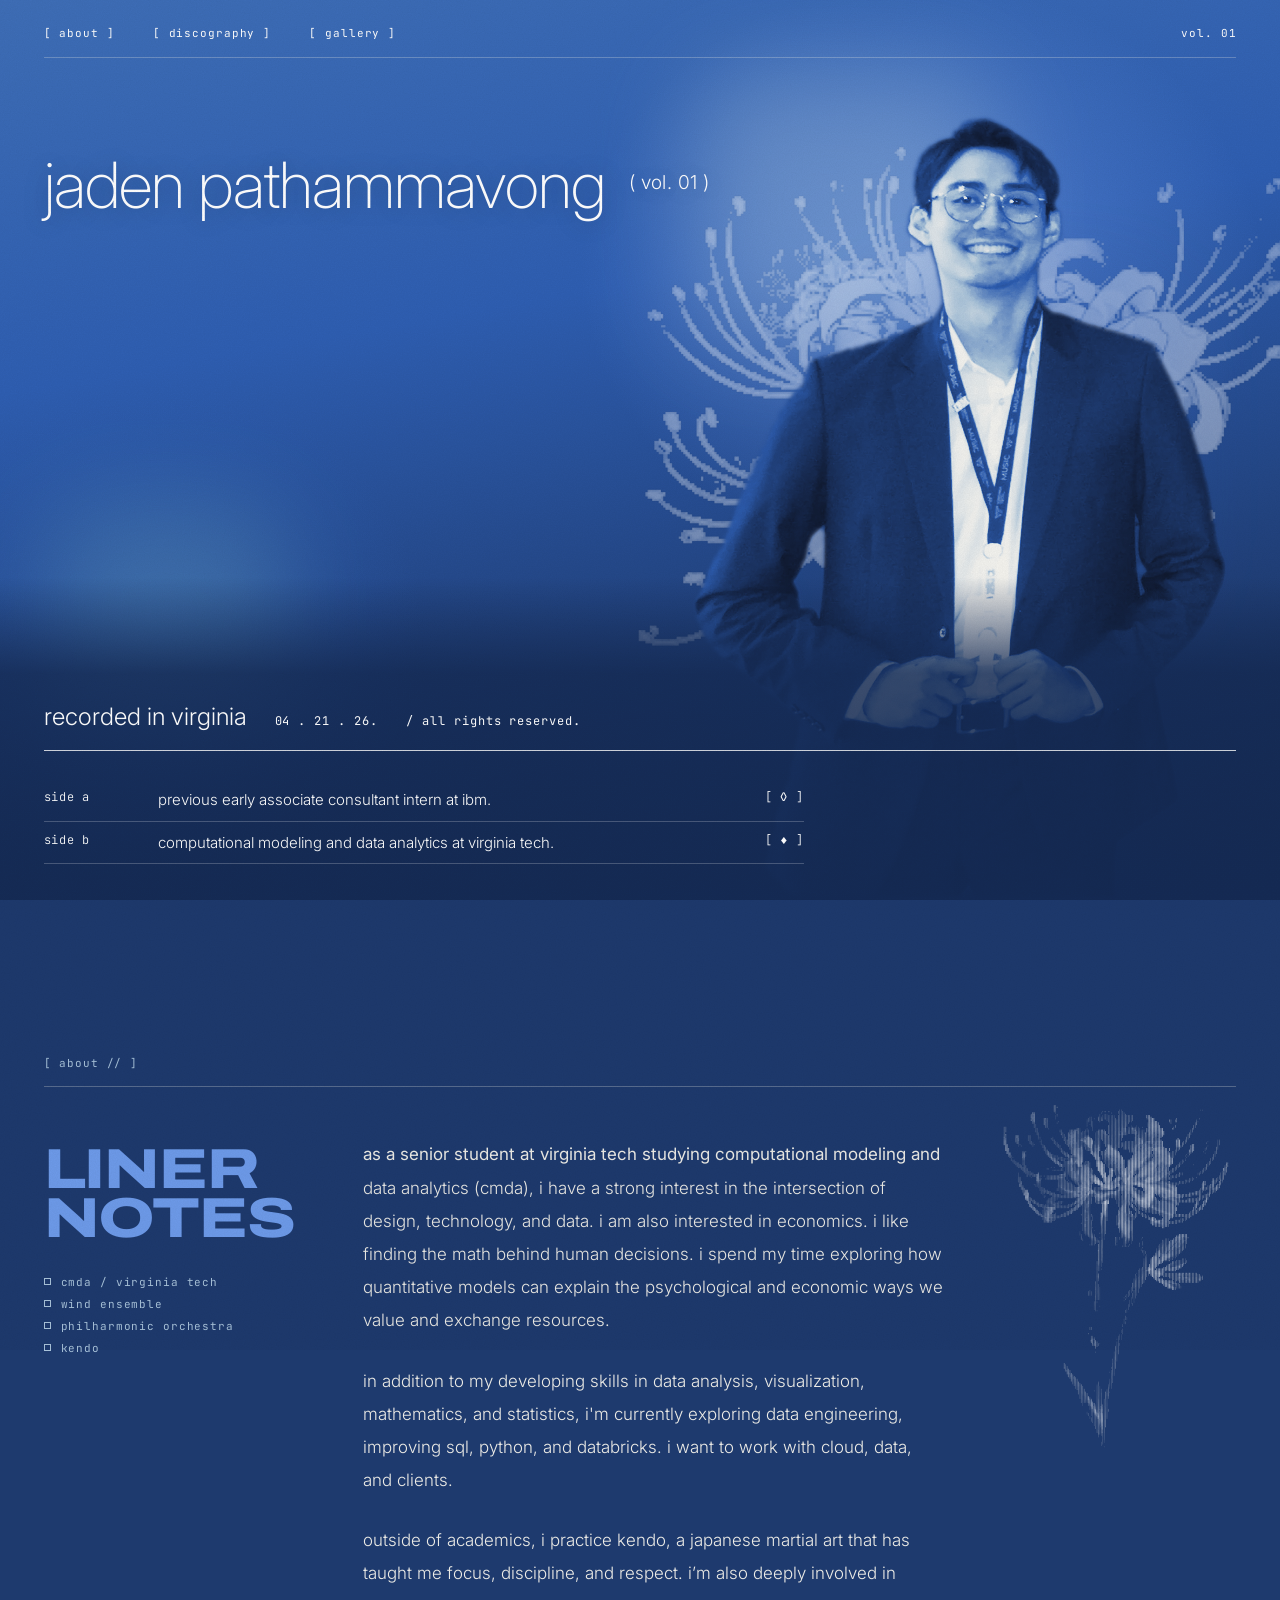
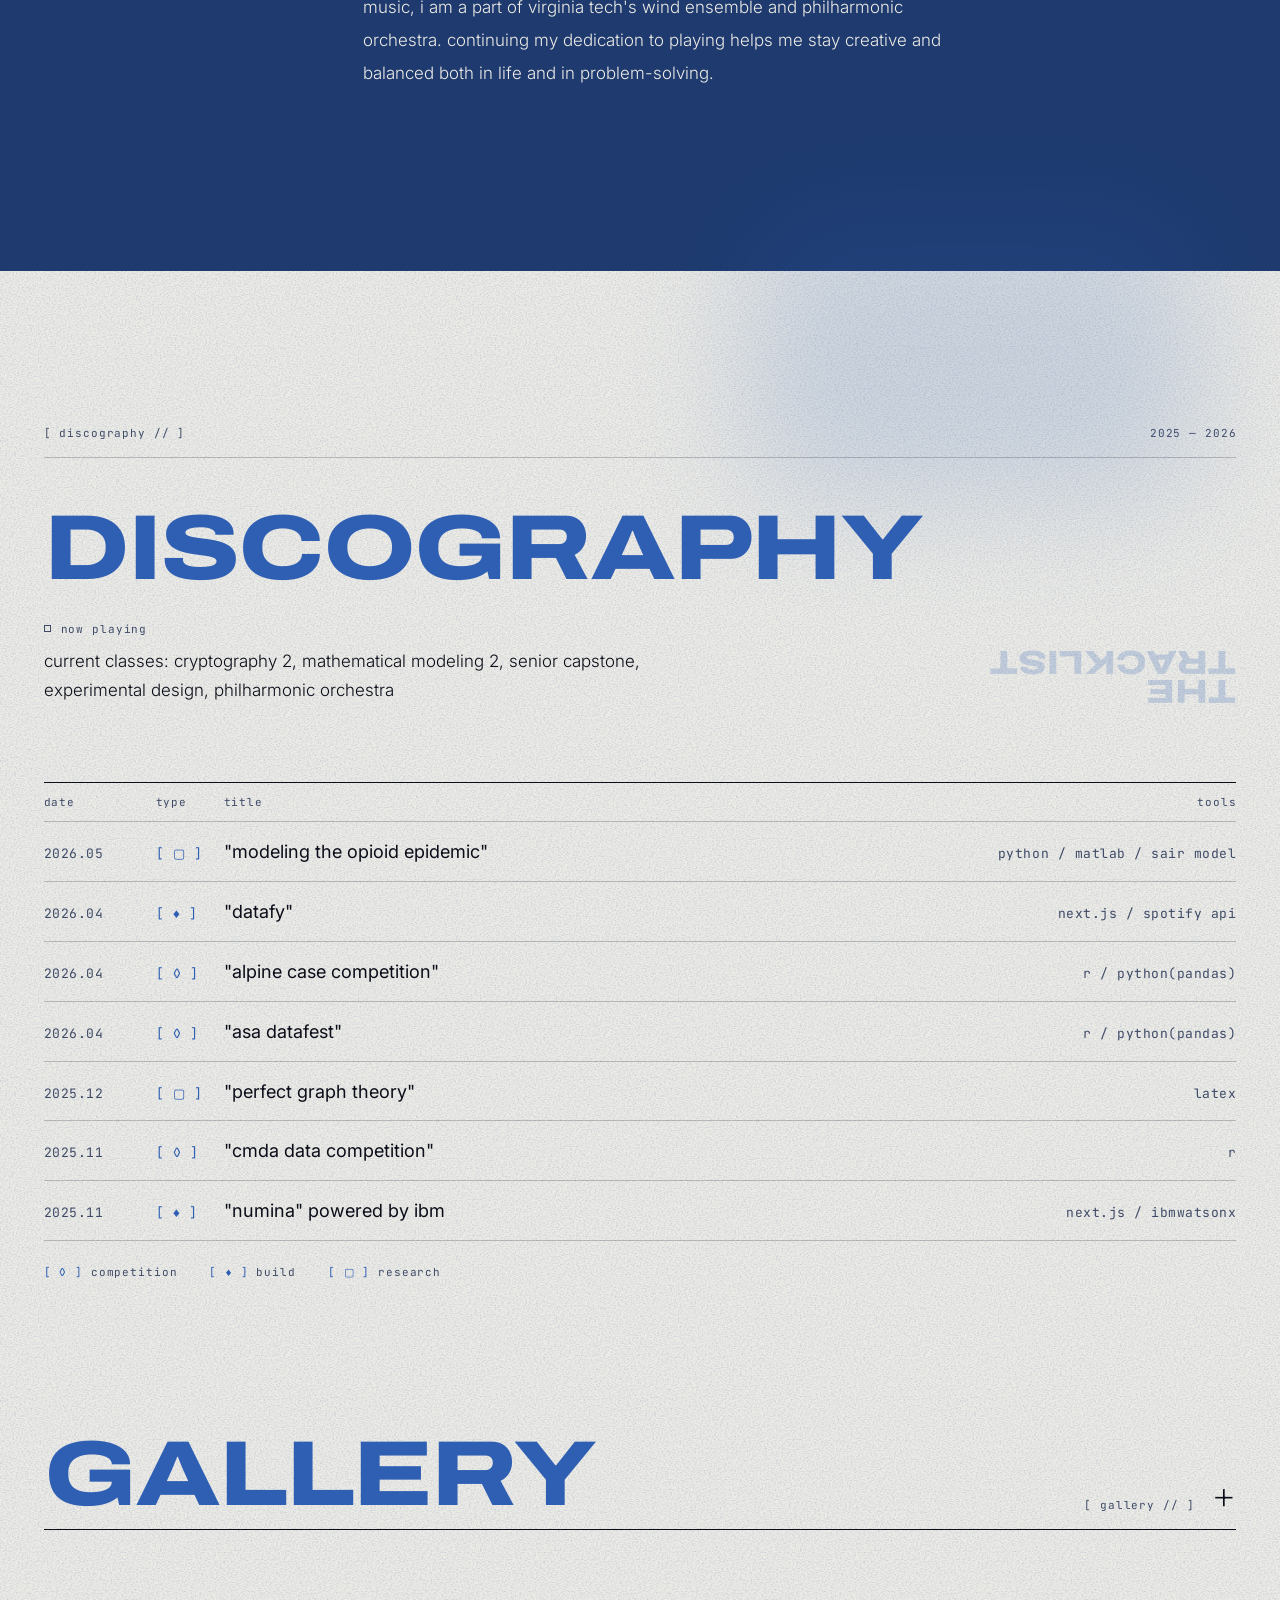
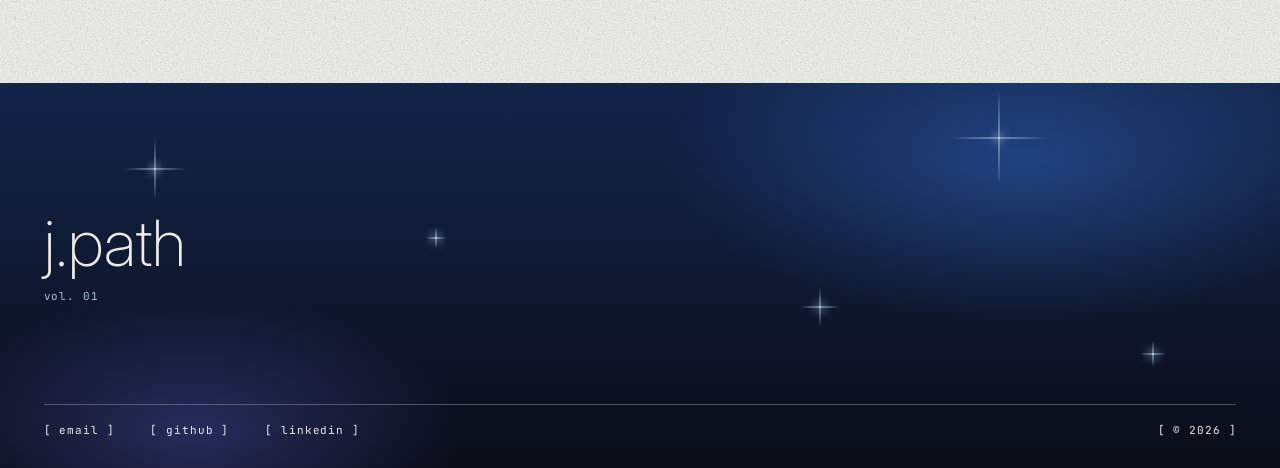
<file: index.html>
<!DOCTYPE html>
<html lang="en">
<head>
  <meta charset="UTF-8" />
  <meta name="viewport" content="width=device-width, initial-scale=1.0" />
  <title>j.path</title>
  <meta name="description" content="jaden pathammavong — computational modeling and data analytics at virginia tech. data, cloud and consulting." />
  <meta name="theme-color" content="#1E3A6E" />

  <link rel="preconnect" href="https://fonts.googleapis.com" />
  <link rel="preconnect" href="https://fonts.gstatic.com" crossorigin />
  <link href="https://fonts.googleapis.com/css2?family=Archivo:wdth,wght@62..125,100..900&family=Inter:wght@200..500&family=JetBrains+Mono:wght@400..500&display=swap" rel="stylesheet" />
  <link href="https://fonts.googleapis.com/css2?family=Noto+Serif+JP:wght@700&text=%E5%89%A3%E9%81%93&display=swap" rel="stylesheet" />
  <link rel="stylesheet" href="style.css" />
</head>
<body>

  <!-- duotone for the hero figure: ink → prussian → cobalt → haze → paper -->
  <svg width="0" height="0" style="position:absolute" aria-hidden="true" focusable="false">
    <filter id="duo-hero" color-interpolation-filters="sRGB">
      <feColorMatrix type="matrix" values=".30 .55 .15 0 0  .30 .55 .15 0 0  .30 .55 .15 0 0  0 0 0 1 0" />
      <feComponentTransfer>
        <feFuncR type="table" tableValues=".043 .118 .184 .663 .961" />
        <feFuncG type="table" tableValues=".051 .227 .373 .765 .957" />
        <feFuncB type="table" tableValues=".094 .431 .702 .855 .941" />
      </feComponentTransfer>
    </filter>
  </svg>

  <main id="root">

    <!-- ============================ HERO / COVER ============================ -->
    <header class="hero">
      <nav class="nav mono" aria-label="primary">
        <div class="links">
          <a href="#about" class="strike">[ about ]</a>
          <a href="#work" class="strike">[ discography ]</a>
          <a href="#gal" class="strike">[ gallery ]</a>
        </div>
        <div>vol. 01</div>
      </nav>

      <div class="stage">
        <div class="blocks" aria-hidden="true"><i></i><i></i><i></i></div>
        <img class="lily" src="photos/lily-outline.png" alt="" />
        <img class="fig" src="photos/ibm-cutout.webp" alt="headshot" />
      </div>

      <div class="top">
        <h1>jaden pathammavong <span class="vol">( vol. 01 )</span></h1>
      </div>

      <div class="lower">
        <div class="rule">
          <span>recorded in virginia</span>
          <span class="mono">04 . 21 . 26.</span>
          <span class="mono">/ all rights reserved.</span>
        </div>
        <div class="credits">
          <div class="row"><span class="k">side a</span><span>previous early associate consultant intern at ibm.</span><span class="s">[ ◊ ]</span></div>
          <div class="row"><span class="k">side b</span><span>Computational modeling and data analytics at virginia tech.</span><span class="s">[ ♦ ]</span></div>
        </div>
      </div>
    </header>

    <!-- ============================ ABOUT / LINER NOTES ===================== -->
    <section id="about" class="section about">
      <div class="label mono">
        <span>[ about // ]</span>
      </div>

      <div class="grid">
        <div class="side">
          <h2 class="title">Liner<br />Notes</h2>
          <p class="mono" style="margin-top:28px">
            <span class="sq"></span>cmda / virginia tech<br />
            <span class="sq"></span>wind ensemble<br />
            <span class="sq"></span>philharmonic orchestra<br />
            <span class="sq"></span>kendo
          </p>
        </div>

        <div class="notes">
          <p>
            As a senior student at Virginia Tech studying Computational Modeling and Data Analytics (CMDA), I have a strong interest in the intersection of design, technology, and data. I am also interested in economics. I like finding the math behind human decisions. I spend my time exploring how quantitative models can explain the psychological and economic ways we value and exchange resources.
          </p>
          <p>
            In addition to my developing skills in data analysis, visualization, mathematics, and statistics, I'm currently exploring data engineering, improving sql, python, and databricks. I want to work with cloud, data, and clients.
          </p>
          <p>
            Outside of academics, I practice Kendo, a Japanese martial art that has taught me focus, discipline, and respect. I’m also deeply involved in music, I am a part of Virginia Tech's wind ensemble and philharmonic orchestra. Continuing my dedication to playing helps me stay creative and balanced both in life and in problem-solving.
          </p>
        </div>

        <img class="lily-dots" src="photos/lily-dots.png" alt="" loading="lazy" />
      </div>
    </section>

    <!-- ============================ DISCOGRAPHY / TOUR LIST ================= -->
    <section id="work" class="section work">
      <div class="label mono">
        <span>[ discography // ]</span>
        <span>2025 — 2026</span>
      </div>

      <div class="intro">
        <div>
          <h2 class="title">Disco&shy;graphy</h2>
          <p class="now" style="margin-top:32px">
            <span class="mono"><span class="sq"></span>now playing</span>
            Current Classes: Cryptography 2, Mathematical Modeling 2, Senior Capstone, Experimental Design, Philharmonic orchestra
          </p>
        </div>
        <span class="mirror" aria-hidden="true">the<br />tracklist</span>
      </div>

      <div class="tour">
        <div class="head mono" aria-hidden="true"><span>date</span><span>type</span><span>title</span><span style="text-align:right">tools</span></div>

        <a href="#">
          <span class="date">2026.05</span><span class="type" title="research">[ ▢ ]</span>
          <span class="name">"Modeling the Opioid Epidemic"</span>
          <span class="tools">Python / MATLAB / SAIR Model</span>
        </a>
        <a href="#">
          <span class="date">2026.04</span><span class="type" title="build">[ ♦ ]</span>
          <span class="name">"Datafy"</span>
          <span class="tools">next.js / spotify API</span>
        </a>
        <a href="#">
          <span class="date">2026.04</span><span class="type" title="competition">[ ◊ ]</span>
          <span class="name">"Alpine case competition"</span>
          <span class="tools">R / python(pandas)</span>
        </a>
        <a href="#">
          <span class="date">2026.04</span><span class="type" title="competition">[ ◊ ]</span>
          <span class="name">"ASA Datafest"</span>
          <span class="tools">R / python(pandas)</span>
        </a>
        <a href="#">
          <span class="date">2025.12</span><span class="type" title="research">[ ▢ ]</span>
          <span class="name">"Perfect Graph Theory"</span>
          <span class="tools">latex</span>
        </a>
        <a href="#">
          <span class="date">2025.11</span><span class="type" title="competition">[ ◊ ]</span>
          <span class="name">"CMDA data competition"</span>
          <span class="tools">R</span>
        </a>
        <a href="#">
          <span class="date">2025.11</span><span class="type" title="build">[ ♦ ]</span>
          <span class="name">"Numina" powered by ibm</span>
          <span class="tools">next.js / ibmwatsonx</span>
        </a>
      </div>

      <div class="legend mono">
        <span><b>[ ◊ ]</b> competition</span>
        <span><b>[ ♦ ]</b> build</span>
        <span><b>[ ▢ ]</b> research</span>
      </div>
    </section>

    <!-- ============================ GALLERY ================================= -->
    <section id="gal" class="section gallery">
      <details>
        <summary>
          <h2 class="title">Gallery</h2>
          <span class="meta"><span class="mono">[ gallery // ]</span><span class="plus" aria-hidden="true">+</span></span>
        </summary>

        <div class="photos">
          <div class="kendo-v" lang="ja">剣道<small>kendo</small></div>
          <figure class="ph k1"><img src="photos/ken1.jpg" alt="Ken 1" loading="lazy" decoding="async" /></figure>
          <figure class="ph k2"><img src="photos/ken2.jpg" alt="Ken 2" loading="lazy" decoding="async" /></figure>
          <figure class="ph p3"><img src="photos/orc.jpg" alt="Orc" loading="lazy" decoding="async" /></figure>
          <figure class="ph p4"><img src="photos/picnic.jpg" alt="Picnic" loading="lazy" decoding="async" /></figure>
          <figure class="ph p5"><img src="photos/nm.jpg" alt="Nm" loading="lazy" decoding="async" /></figure>
        </div>
      </details>
    </section>

    <!-- ============================ FOOTER ================================== -->
    <footer class="footer">
      <span class="spark" style="left:12%;top:22%;--s:70px"></span>
      <span class="spark" style="left:78%;top:14%;--s:110px;animation-delay:-2s"></span>
      <span class="spark" style="left:64%;top:58%;--s:46px;animation-delay:-4s"></span>
      <span class="spark" style="left:90%;top:70%;--s:30px;animation-delay:-1s"></span>
      <span class="spark" style="left:34%;top:40%;--s:24px;animation-delay:-3s"></span>

      <p class="sign" aria-hidden="true">j.path<span class="mono">vol. 01</span></p>

      <div class="bar mono">
        <div class="links">
          <a href="mailto:japath59@vt.edu" class="strike">[ email ]</a>
          <a href="https://github.com/japath59" target="_blank" rel="noopener noreferrer" class="strike">[ github ]</a>
          <a href="https://www.linkedin.com/in/jadenpathammavong" target="_blank" rel="noopener noreferrer" class="strike">[ linkedin ]</a>
        </div>
        <span>[ © 2026 ]</span>
      </div>
    </footer>

  </main>

</body>
</html>
</file>
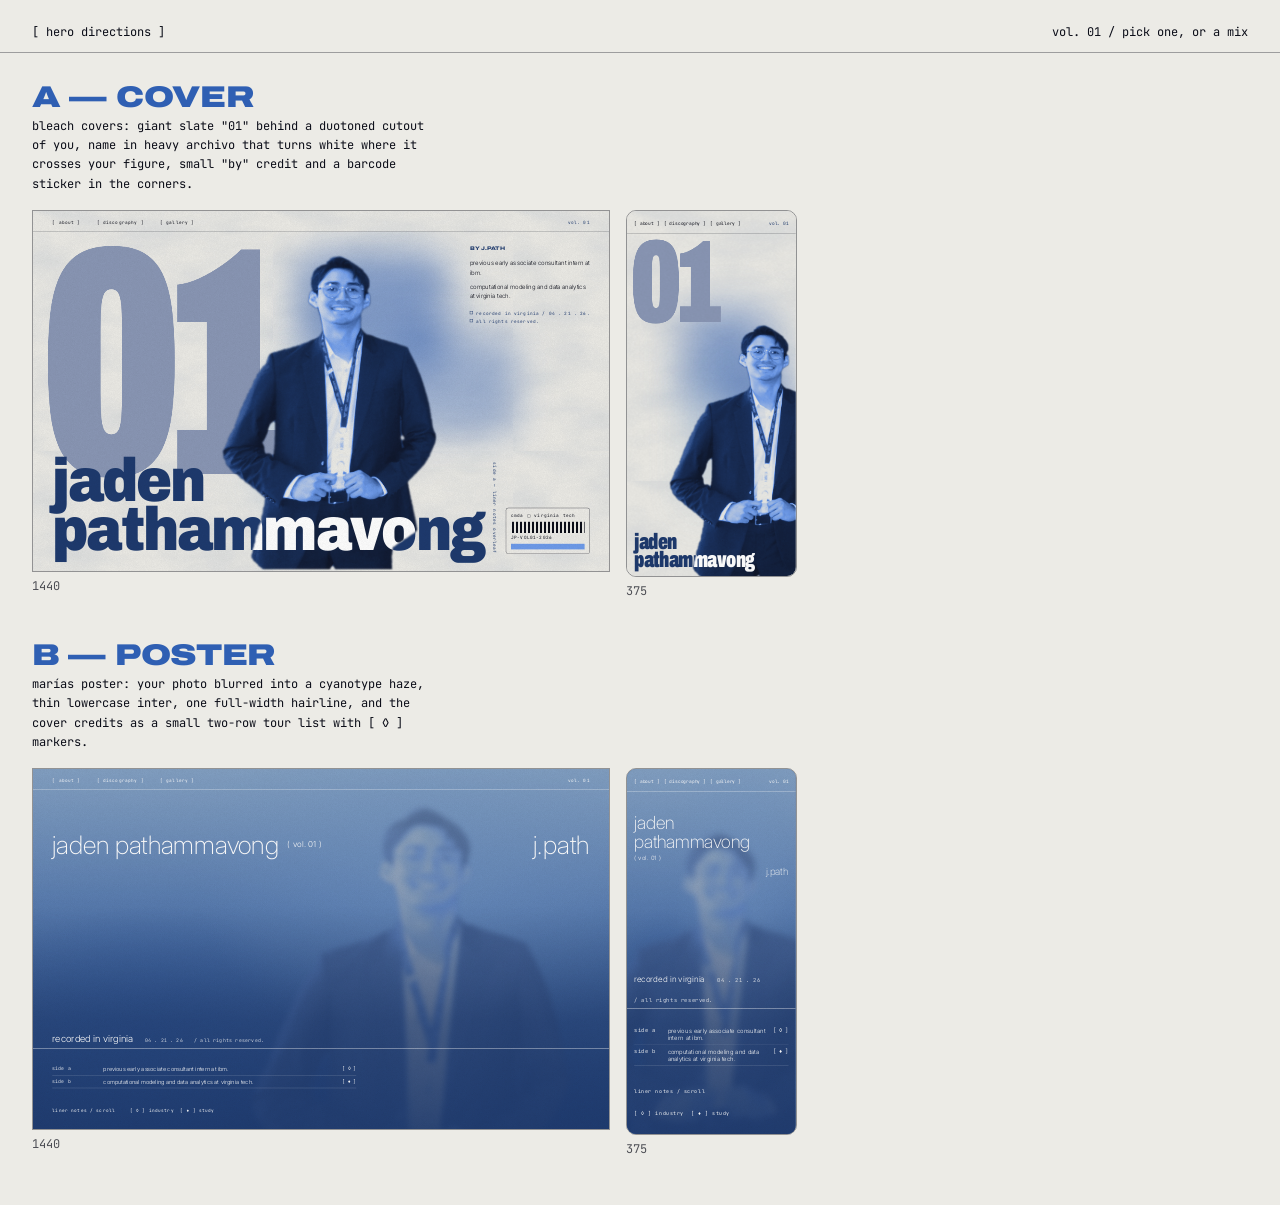
<file: design/directions.html>
<!DOCTYPE html>
<html lang="en">
<head>
<meta charset="UTF-8" />
<meta name="viewport" content="width=device-width, initial-scale=1.0" />
<title>Hero Directions</title>
<link href="https://fonts.googleapis.com/css2?family=Archivo:wdth,wght@62..125,100..900&family=JetBrains+Mono:wght@300..500&display=swap" rel="stylesheet" />
<style>
  :root { --paper:#ECEBE6; --ink:#0B0D18; --prussian:#1E3A6E; --cobalt:#2F5FB3; }
  body { margin:0; background:var(--paper); color:var(--ink); font-family:"JetBrains Mono",monospace; font-size:12px; }
  header { padding:24px 32px 12px; border-bottom:1px solid rgba(11,13,24,.35); display:flex; justify-content:space-between; }
  .grid { display:grid; grid-template-columns:repeat(auto-fit,minmax(780px,1fr)); gap:40px; padding:28px 32px 48px; }
  h2 { font-family:"Archivo"; font-weight:900; font-stretch:125%; font-size:30px; color:var(--cobalt); margin:0 0 4px; letter-spacing:-.01em; }
  p { margin:0 0 16px; line-height:1.6; max-width:56ch; }
  .frames { display:flex; gap:16px; align-items:flex-start; }
  .desk { width:calc(1440px * var(--s)); height:calc(900px * var(--s)); --s:.4; overflow:hidden; border:1px solid rgba(11,13,24,.4); flex:none; }
  .mob  { width:calc(375px * var(--s)); height:calc(812px * var(--s)); --s:.45; overflow:hidden; border:1px solid rgba(11,13,24,.4); border-radius:10px; flex:none; }
  iframe { border:0; transform:scale(var(--s)); transform-origin:0 0; }
  .desk iframe { width:1440px; height:900px; }
  .mob iframe { width:375px; height:812px; }
  .lbl { margin-top:6px; opacity:.7 }
</style>
</head>
<body>
<header><span>[ hero directions ]</span><span>vol. 01 / pick one, or a mix</span></header>
<div class="grid">
  <section>
    <h2>A — COVER</h2>
    <p>bleach covers: giant slate "01" behind a duotoned cutout of you, name in heavy archivo that turns white where it crosses your figure, small "by" credit and a barcode sticker in the corners.</p>
    <div class="frames">
      <div><div class="desk"><iframe src="hero-a.html" title="direction A desktop"></iframe></div><div class="lbl">1440</div></div>
      <div><div class="mob"><iframe src="hero-a.html" title="direction A mobile"></iframe></div><div class="lbl">375</div></div>
    </div>
  </section>
  <section>
    <h2>B — POSTER</h2>
    <p>marías poster: your photo blurred into a cyanotype haze, thin lowercase inter, one full-width hairline, and the cover credits as a small two-row tour list with [ ◊ ] markers.</p>
    <div class="frames">
      <div><div class="desk"><iframe src="hero-b.html" title="direction B desktop"></iframe></div><div class="lbl">1440</div></div>
      <div><div class="mob"><iframe src="hero-b.html" title="direction B mobile"></iframe></div><div class="lbl">375</div></div>
    </div>
  </section>
</div>
</body>
</html>
</file>
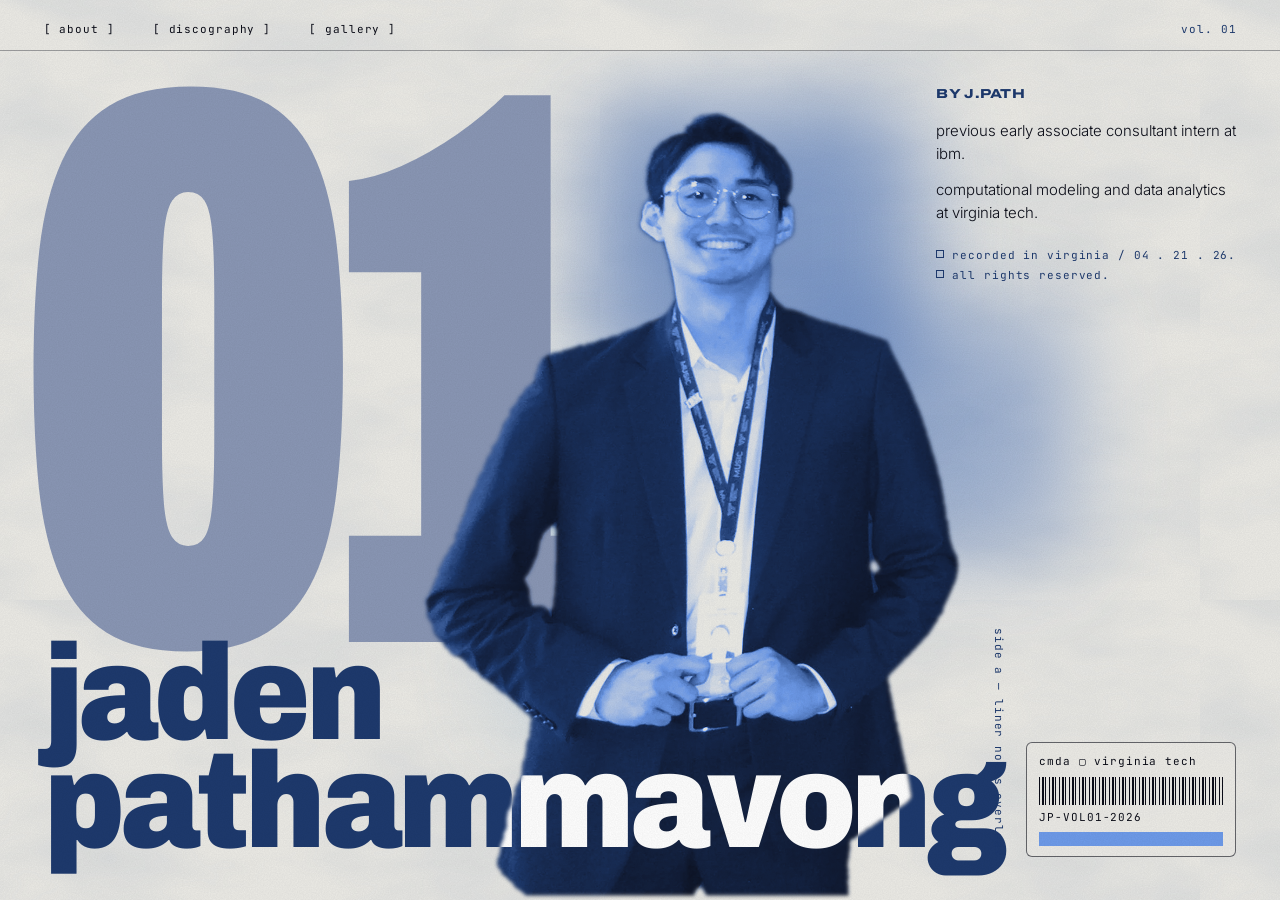
<file: design/hero-a.html>
<!DOCTYPE html>
<html lang="en">
<head>
<meta charset="UTF-8" />
<meta name="viewport" content="width=device-width, initial-scale=1.0" />
<title>hero A — volume cover</title>
<link rel="preconnect" href="https://fonts.googleapis.com" />
<link rel="preconnect" href="https://fonts.gstatic.com" crossorigin />
<link href="https://fonts.googleapis.com/css2?family=Archivo:wdth,wght@62..125,100..900&family=Inter:wght@200..500&family=JetBrains+Mono:wght@300..500&display=swap" rel="stylesheet" />
<link rel="stylesheet" href="base.css" />
<style>
  body { background: var(--paper); color: var(--ink); }
  .paper { background-color: var(--paper); background-image: var(--fibers); }
  .nav { color: var(--ink); border-bottom-color: rgba(11,13,24,.35); position: relative; z-index: 10; }
  .nav .vol { color: var(--prussian); }

  .cover {
    --fx: 31cqw;            /* figure left edge */
    --fh: 96cqh;            /* figure height   */
    position: relative; overflow: hidden;
    height: calc(100svh - 52px); min-height: 620px; max-height: 1000px;
    container-type: size;
  }
  .field {                  /* blurred cobalt blocks (style3) */
    position: absolute; inset: 0; z-index: 0; pointer-events: none;
  }
  .field i { position: absolute; display: block; background: var(--cobalt); filter: blur(46px); border-radius: 18%; opacity: .55; }
  .field i:nth-child(1) { left: 46cqw; top: 6cqh; width: 26cqw; height: 34cqh; }
  .field i:nth-child(2) { left: 62cqw; top: 30cqh; width: 22cqw; height: 30cqh; opacity: .4; }
  .field i:nth-child(3) { left: 40cqw; top: 40cqh; width: 10cqw; height: 40cqh; background: var(--haze); opacity: .7; }

  .num {
    position: absolute; z-index: 1; margin: 0;
    left: calc(var(--gutter) - .04em); top: 2cqh;
    font-family: var(--f-display); font-weight: 900; font-stretch: 62%;
    font-size: min(96cqh, 62cqw); line-height: .78; letter-spacing: -.04em;
    color: var(--slate); user-select: none; will-change: transform;
  }
  .name {
    position: absolute; inset: 0; margin: 0; z-index: 2; pointer-events: none;
  }
  .name span {
    position: absolute; left: var(--gutter); bottom: 5cqh;
    font-family: var(--f-display); font-weight: 900; font-stretch: 88%;
    font-size: min(10.6cqw, 22cqh); line-height: .8; letter-spacing: -.035em;
    color: var(--prussian);
  }
  .name.on-figure { z-index: 4; }
  .name.on-figure span { color: #fff; }
  .name.on-figure {
    -webkit-mask: url(../photos/ibm-cutout.webp) no-repeat;
    -webkit-mask-size: auto var(--fh); -webkit-mask-position: var(--fx) 100%;
            mask: url(../photos/ibm-cutout.webp) no-repeat;
            mask-size: auto var(--fh); mask-position: var(--fx) 100%;
  }
  .fig {
    position: absolute; z-index: 3; bottom: 0; left: var(--fx);
    height: var(--fh); width: auto; display: block;
  }

  .hero { position: relative; }
  .credits {
    position: absolute; z-index: 5; right: var(--gutter); top: 36px;
    width: min(300px, 30cqw); text-align: left;
  }
  .credits .by { font-family: var(--f-display); font-weight: 800; font-stretch: 125%; font-size: 13px; letter-spacing: .02em; color: var(--prussian); margin: 0 0 18px; }
  .credits p { margin: 0 0 12px; font-weight: 300; font-size: 15px; line-height: 1.55; text-transform: lowercase; color: var(--ink); }
  .credits .rec { margin-top: 22px; color: var(--prussian); line-height: 1.8; }
  .sq { display: inline-block; width: 8px; height: 8px; border: 1px solid currentColor; margin-right: 8px; vertical-align: 1px; }

  .sticker {
    position: absolute; z-index: 5; right: var(--gutter); bottom: 5cqh;
    width: 210px; padding: 10px 12px 10px; border: 1px solid rgba(11,13,24,.6); border-radius: 6px;
    background: rgba(236,235,230,.92); color: var(--ink); line-height: 1.5;
  }
  .sticker .bar { height: 28px; margin: 8px 0 4px;
    background: repeating-linear-gradient(90deg, var(--ink) 0 1px, transparent 1px 3px, var(--ink) 3px 5px, transparent 5px 6px, var(--ink) 6px 7px, transparent 7px 10px); }
  .sticker .tab { display: block; background: var(--cornflower); height: 14px; margin-top: 6px; }
  .vert {
    position: absolute; z-index: 5; right: calc(var(--gutter) + 230px); bottom: 5cqh;
    writing-mode: vertical-rl; color: var(--prussian);
  }

  @media (max-width: 760px) {
    .cover { --fx: 20cqw; --fh: 76cqh; height: calc(100svh - 44px); min-height: 640px; max-height: 860px; }
    .num { font-size: 70cqw; top: 1cqh; }
    .name span { font-size: 13.2cqw; font-stretch: 66%; bottom: 3cqh; line-height: .82; }
    .field i:nth-child(1) { left: 34cqw; top: 22cqh; width: 52cqw; height: 30cqh; }
    .field i:nth-child(2) { left: 58cqw; top: 40cqh; width: 40cqw; }
    .credits { position: relative; inset: auto; width: auto; }
    .sticker, .vert { display: none; }
    .nav { font-size: 10px; letter-spacing: .02em; }
    .nav .links { gap: 10px; }
    .credits-wrap { padding: 28px var(--gutter) 40px; border-top: 1px solid rgba(11,13,24,.35); }
  }
  
</style>
</head>
<body class="paper grain">
<svg width="0" height="0" style="position:absolute" aria-hidden="true">
  <filter id="duotone" color-interpolation-filters="sRGB">
    <feColorMatrix type="matrix" values=".30 .55 .15 0 0  .30 .55 .15 0 0  .30 .55 .15 0 0  0 0 0 1 0"/>
    <feComponentTransfer>
      <feFuncR type="table" tableValues=".043 .118 .431 .925"/>
      <feFuncG type="table" tableValues=".051 .227 .608 .922"/>
      <feFuncB type="table" tableValues=".094 .431 .918 .902"/>
    </feComponentTransfer>
  </filter>
</svg>

<nav class="nav mono">
  <div class="links">
    <a href="#about">[ about ]</a>
    <a href="#work">[ discography ]</a>
    <a href="#gal">[ gallery ]</a>
  </div>
  <div class="vol">vol. 01</div>
</nav>

<div class="hero">
<header class="cover">
  <div class="field" aria-hidden="true"><i></i><i></i><i></i></div>
  <p class="num" aria-hidden="true">01</p>
  <h1 class="name"><span>jaden<br />pathammavong</span></h1>
  <img class="fig duo" src="../photos/ibm-cutout.webp" alt="headshot" />
  <div class="name on-figure" aria-hidden="true"><span>jaden<br />pathammavong</span></div>

  <div class="vert mono" aria-hidden="true">side a — liner notes overleaf</div>
  <div class="sticker mono" aria-hidden="true">
    <div>cmda ▢ virginia tech</div>
    <div class="bar"></div>
    <div>JP-VOL01-2026</div>
    <span class="tab"></span>
  </div>
</header>
  <div class="credits-wrap">
    <div class="credits">
      <div class="by">BY J.PATH</div>
      <p>previous early associate consultant intern at ibm.</p>
      <p>Computational modeling and data analytics at virginia tech.</p>
      <div class="rec mono"><span class="sq"></span>recorded in virginia / 04 . 21 . 26.<br /><span class="sq"></span>all rights reserved.</div>
    </div>
  </div>

</div>

<script>
  (() => {
    if (matchMedia('(prefers-reduced-motion: reduce)').matches) return;
    const n = document.querySelector('.num');
    addEventListener('scroll', () => { n.style.transform = `translateY(${scrollY * 0.18}px)`; }, { passive: true });
  })();
</script>
</body>
</html>
</file>
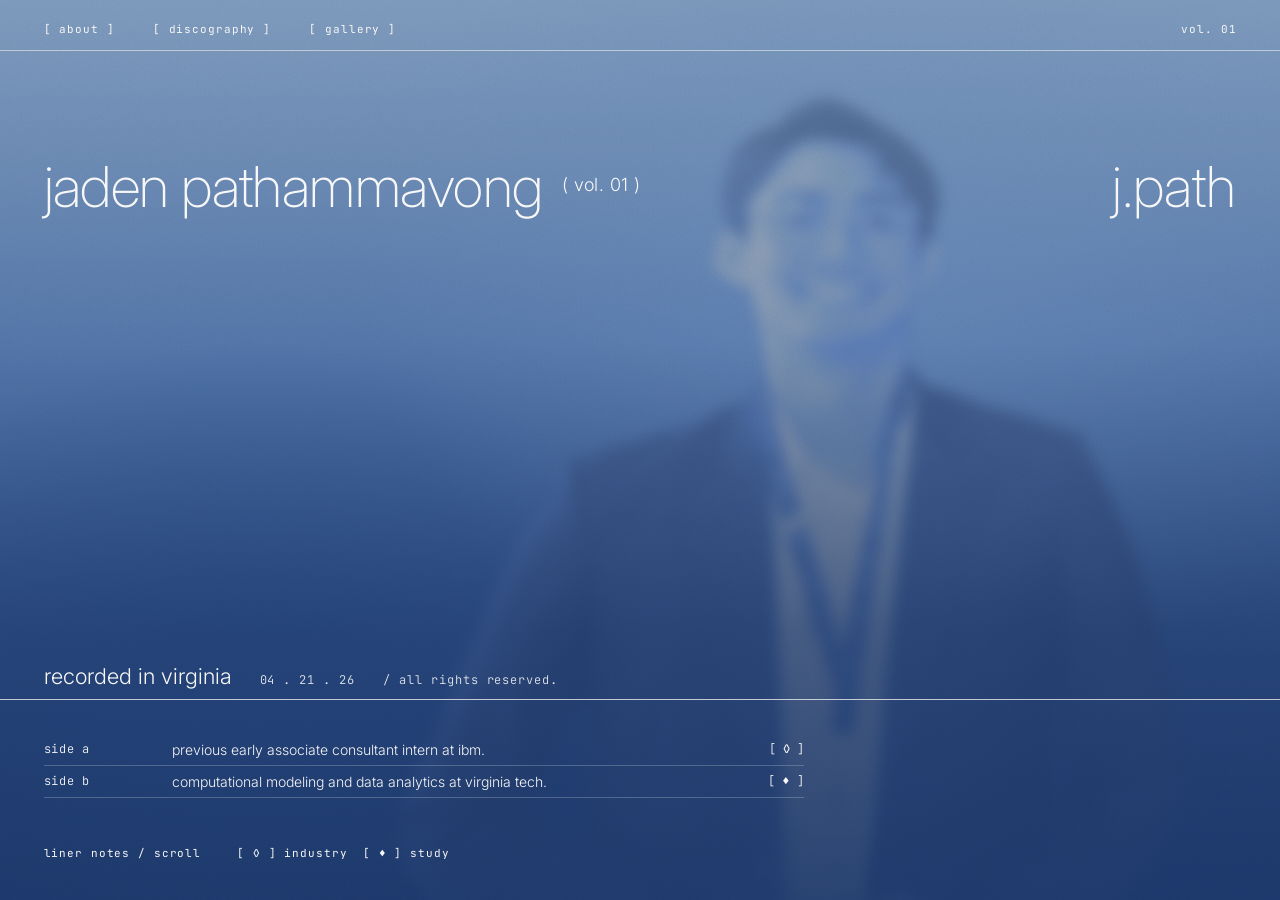
<file: design/hero-b.html>
<!DOCTYPE html>
<html lang="en">
<head>
<meta charset="UTF-8" />
<meta name="viewport" content="width=device-width, initial-scale=1.0" />
<title>hero B — hazy poster</title>
<link rel="preconnect" href="https://fonts.googleapis.com" />
<link rel="preconnect" href="https://fonts.gstatic.com" crossorigin />
<link href="https://fonts.googleapis.com/css2?family=Archivo:wdth,wght@62..125,100..900&family=Inter:wght@200..500&family=JetBrains+Mono:wght@300..500&display=swap" rel="stylesheet" />
<link rel="stylesheet" href="base.css" />
<style>
  body { background: var(--prussian); color: #fff; }
  .poster { position: relative; min-height: 100svh; overflow: hidden; display: flex; flex-direction: column; isolation: isolate; }
  .photo { position: absolute; inset: 0; z-index: -2; overflow: hidden;
    background:
      radial-gradient(60% 70% at 70% 30%, #7FA3CF 0%, transparent 70%),
      radial-gradient(50% 60% at 20% 80%, #3C66A8 0%, transparent 70%),
      linear-gradient(180deg, #8FAFD3 0%, #5A80B5 55%, #2B4C86 100%); }
  .photo img {
    position: absolute; height: 135%; width: auto; right: 4%; top: 6%;
    filter: url(#duotone) blur(7px) contrast(.8);
    opacity: .85;
  }
  .photo::after {            /* haze + scrim so small text holds AA */
    content: ""; position: absolute; inset: 0;
    background:
      linear-gradient(180deg, rgba(169,195,218,.32) 0%, rgba(110,155,234,.10) 38%, rgba(30,58,110,.62) 70%, rgba(30,58,110,.88) 100%),
      rgba(30,58,110,.28);
  }
  .nav { border-bottom-color: rgba(255,255,255,.55); }

  .top { display: flex; justify-content: space-between; align-items: baseline; gap: 24px;
    padding: clamp(56px, 12vh, 140px) var(--gutter) 0; }
  .top h1 { margin: 0; font-weight: 200; font-size: clamp(34px, 4.4vw, 64px); letter-spacing: -.01em; line-height: 1; }
  .top h1 small { font-size: .32em; font-weight: 300; letter-spacing: .02em; vertical-align: .9em; margin-left: .4em; }
  .top .vol { font-weight: 200; font-size: clamp(34px, 4.4vw, 64px); line-height: 1; }

  .lower { margin-top: auto; padding-bottom: 40px; }
  .rule { display: flex; gap: 28px; align-items: baseline; flex-wrap: wrap;
    padding: 0 var(--gutter) 10px; border-bottom: 1px solid rgba(255,255,255,.75);
    font-weight: 300; font-size: clamp(18px, 1.7vw, 24px); }
  .rule .m { font-family: var(--f-mono); font-size: 12px; letter-spacing: .08em; opacity: .9; }

  .list { margin: 34px var(--gutter) 0; max-width: 760px; font-weight: 300; font-size: 14px; }
  .row { display: grid; grid-template-columns: 110px 1fr 40px; gap: 18px; padding: 7px 0; border-bottom: 1px solid rgba(255,255,255,.22); }
  .row .k { font-family: var(--f-mono); font-size: 12px; letter-spacing: .06em; }
  .row .s { text-align: right; white-space: nowrap; font-family: var(--f-mono); font-size: 12px; }

  .foot { display: flex; gap: 36px; flex-wrap: wrap; margin: 48px var(--gutter) 0; }

  @media (max-width: 760px) {
    .top { flex-direction: column; gap: 10px; padding-top: 48px; }
    .top h1 { font-size: 40px; line-height: 1.05; }
    .top h1 small { display: block; margin: 10px 0 0; vertical-align: 0; font-size: 13px; }
    .top .vol { font-size: 22px; align-self: flex-end; }
    .row { grid-template-columns: 64px 1fr 40px; gap: 10px; font-size: 13px; }
    .nav { font-size: 10px; letter-spacing: .02em; }
    .nav .links { gap: 10px; }
    .photo img { height: 105%; right: -30%; top: 14%; }
  }
</style>
</head>
<body class="grain">
<svg width="0" height="0" style="position:absolute" aria-hidden="true">
  <filter id="duotone" color-interpolation-filters="sRGB">
    <feColorMatrix type="matrix" values=".30 .55 .15 0 0  .30 .55 .15 0 0  .30 .55 .15 0 0  0 0 0 1 0"/>
    <feComponentTransfer>
      <feFuncR type="table" tableValues=".118 .278 .431 .66 .925"/>
      <feFuncG type="table" tableValues=".227 .40 .608 .765 .922"/>
      <feFuncB type="table" tableValues=".431 .62 .918 .855 .902"/>
    </feComponentTransfer>
  </filter>
</svg>

<header class="poster">
  <div class="photo"><img src="../photos/ibm-cutout.webp" alt="headshot" /></div>

  <nav class="nav mono">
    <div class="links">
      <a href="#about">[ about ]</a>
      <a href="#work">[ discography ]</a>
      <a href="#gal">[ gallery ]</a>
    </div>
    <div>vol. 01</div>
  </nav>

  <div class="top">
    <h1>jaden pathammavong <small>( vol. 01 )</small></h1>
    <div class="vol">j.path</div>
  </div>

  <div class="lower">
    <div class="rule">
      <span>recorded in virginia</span>
      <span class="m">04 . 21 . 26</span>
      <span class="m">/ all rights reserved.</span>
    </div>
    <div class="list">
      <div class="row"><span class="k">side a</span><span>previous early associate consultant intern at ibm.</span><span class="s">[ ◊ ]</span></div>
      <div class="row"><span class="k">side b</span><span>computational modeling and data analytics at virginia tech.</span><span class="s">[ ♦ ]</span></div>
    </div>
    <div class="foot mono">
      <span>liner notes / scroll</span>
      <span>[ ◊ ] industry&nbsp;&nbsp;[ ♦ ] study</span>
    </div>
  </div>
</header>
</body>
</html>
</file>
<file: style.css>
/* ==========================================================================
   j.path — vol. 01
   Cyanotype / liner-notes design system. Tokens documented in
   design/design-system.md
   ========================================================================== */

:root {
  /* ---- palette ---------------------------------------------------------- */
  --prussian:   #1E3A6E;  /* cyanotype blue — dark sections            */
  --cobalt:     #2F5FB3;  /* display accents on paper                  */
  --cornflower: #6E9BEA;  /* display accents on dark, markers          */
  --haze:       #A9C3DA;  /* secondary text on dark, soft fields       */
  --slate:      #8A97B5;  /* giant numerals, decorative                */
  --paper:      #ECEBE6;  /* light sections                            */
  --ink:        #0B0D18;  /* text on paper, footer base                */
  --indigo:     #2D336B;  /* legacy gradient accent                    */
  --steel:      #6096B4;  /* legacy gradient accent                    */
  --mist:       #93BFCF;  /* legacy gradient accent                    */

  /* ---- semantic (names kept from the old theme) ------------------------- */
  --font-size: 16px;
  --background: var(--paper);
  --foreground: var(--ink);
  --primary: var(--prussian);
  --primary-foreground: var(--paper);
  --accent: var(--cobalt);
  --accent-foreground: #ffffff;
  --muted: #DCDDDC;
  --muted-foreground: #3E4A66;      /* 7.4:1 on paper */
  --border: rgba(11, 13, 24, .22);
  --border-on-dark: rgba(236, 235, 230, .28);
  --ring: var(--cornflower);
  --font-weight-light: 300;
  --font-weight-normal: 400;
  --font-weight-medium: 500;

  /* ---- type -------------------------------------------------------------- */
  --f-display: "Archivo", "Arial Black", sans-serif;      /* wdth 62–125, wght 100–900 */
  --f-body: "Inter", ui-sans-serif, system-ui, sans-serif;
  --f-mono: "JetBrains Mono", ui-monospace, monospace;

  --step--2: 11px;                                   /* mono labels        */
  --step--1: 13px;                                   /* mono meta, tools   */
  --step-0:  clamp(15px, .3vw + 14px, 17px);         /* body               */
  --step-1:  clamp(18px, 1.2vw + 12px, 24px);        /* lead / hairline row */
  --step-3:  clamp(38px, 4.2vw + 10px, 68px);        /* hero name (thin)   */
  --step-4:  clamp(44px, 7.2vw, 120px);              /* section titles (wide heavy) */

  /* ---- space ------------------------------------------------------------- */
  --gutter: clamp(16px, 3.4vw, 56px);
  --section-y: clamp(88px, 12vw, 180px);
  --measure: 58ch;

  /* ---- textures ---------------------------------------------------------- */
  --noise: url("data:image/svg+xml;utf8,<svg xmlns='http://www.w3.org/2000/svg' width='240' height='240'><filter id='n'><feTurbulence type='fractalNoise' baseFrequency='.85' numOctaves='2' stitchTiles='stitch'/><feColorMatrix values='0 0 0 0 0  0 0 0 0 0  0 0 0 0 0  0 0 0 .9 0'/></filter><rect width='100%' height='100%' filter='url(%23n)'/></svg>");
  --paper-tex: url("data:image/svg+xml;utf8,<svg xmlns='http://www.w3.org/2000/svg' width='320' height='320'><filter id='f'><feTurbulence type='fractalNoise' baseFrequency='.55 .9' numOctaves='3' seed='4' stitchTiles='stitch'/><feColorMatrix values='0 0 0 0 .12  0 0 0 0 .2  0 0 0 0 .38  0 0 0 .5 -.2'/></filter><rect width='100%' height='100%' filter='url(%23f)'/></svg>");

  --ease: cubic-bezier(.2, .7, .2, 1);
}

/* ---- base ---------------------------------------------------------------- */
*, *::before, *::after { box-sizing: border-box; }
html { font-size: var(--font-size); }
@media (prefers-reduced-motion: no-preference) { html { scroll-behavior: smooth; } }
body {
  margin: 0;
  background-color: var(--background);
  color: var(--foreground);
  font-family: var(--f-body);
  font-weight: var(--font-weight-light);
  font-size: var(--step-0);
  line-height: 1.7;
  text-transform: lowercase;
  -webkit-font-smoothing: antialiased;
  overflow-x: hidden;
}
::selection { background: var(--cornflower); color: var(--ink); }
a { color: inherit; text-decoration: none; }
img { display: block; max-width: 100%; }
h1, h2, h3, p { margin: 0; }
:focus-visible { outline: 1px solid var(--ring); outline-offset: 4px; }

.mono { font-family: var(--f-mono); font-size: var(--step--2); letter-spacing: .08em; font-weight: 400; }
.sr-only { position: absolute; width: 1px; height: 1px; overflow: hidden; clip: rect(0 0 0 0); white-space: nowrap; }

/* film grain over the whole page (style1 / style6) */
body::after {
  content: ""; position: fixed; inset: -50%; z-index: 100; pointer-events: none;
  background-image: var(--noise); opacity: .06;
  animation: grain 9s steps(9) infinite;
}
@keyframes grain {
  0% { transform: translate(0, 0) } 20% { transform: translate(-3%, 2%) }
  40% { transform: translate(2%, -4%) } 60% { transform: translate(-4%, -1%) }
  80% { transform: translate(3%, 3%) } 100% { transform: translate(0, 0) }
}

/* struck-through hover, kept from the original site */
.strike { transition: opacity .25s var(--ease); text-decoration: line-through transparent; text-decoration-thickness: 1px; }
.strike:hover, .strike:focus-visible { text-decoration-color: currentColor; opacity: .75; }

/* markers (style4): tiny outlined squares */
.sq { display: inline-block; width: 7px; height: 7px; border: 1px solid currentColor; margin-right: 10px; vertical-align: 1px; }

/* ==========================================================================
   NAV
   ========================================================================== */
.nav {
  position: absolute; top: 0; left: 0; right: 0; z-index: 20;
  display: flex; justify-content: space-between; align-items: baseline;
  margin: 0 var(--gutter); padding: 24px 0 14px;
  border-bottom: 1px solid var(--border-on-dark);
  color: #fff;
}
.nav .links { display: flex; gap: clamp(12px, 3vw, 44px); }

/* ==========================================================================
   HERO — poster (marías) with a sharp cutout
   ========================================================================== */
.hero {
  position: relative; isolation: isolate; overflow: hidden;
  min-height: max(100svh, 720px);
  display: flex; flex-direction: column;
  color: #fff;
  background:
    radial-gradient(38% 46% at 72% 30%, rgba(110,155,234,.55), transparent 70%),
    radial-gradient(30% 40% at 12% 70%, rgba(47,95,179,.7), transparent 70%),
    linear-gradient(170deg, #3F6FB8 0%, var(--cobalt) 35%, var(--prussian) 78%, #152B55 100%);
}
.hero .stage { position: absolute; inset: 0; z-index: -1; pointer-events: none; }

/* soft cobalt blocks (style3) */
.blocks i { position: absolute; display: block; border-radius: 22%; filter: blur(48px); }
.blocks i:nth-child(1) { left: 54%; top: 8%;  width: 24vw; height: 30vh; background: var(--haze); opacity: .35; }
.blocks i:nth-child(2) { left: 70%; top: 34%; width: 20vw; height: 34vh; background: var(--cobalt); opacity: .6; }
.blocks i:nth-child(3) { left: 4%;  top: 56%; width: 18vw; height: 24vh; background: var(--steel); opacity: .35; }

.hero .lily {
  position: absolute; width: min(64vw, 900px); left: 44%; top: 2%;
  opacity: .62;
}
.hero .fig {
  position: absolute; bottom: 0; left: 52%;
  height: 90%; width: auto; max-width: none;
  filter: url(#duo-hero);
}

.hero .top {
  display: flex; justify-content: space-between; align-items: baseline; gap: 24px;
  padding: clamp(110px, 17vh, 170px) var(--gutter) 0;
}
.hero h1 {
  font-weight: 200; font-size: var(--step-3); line-height: 1; letter-spacing: -.015em;
  text-shadow: 0 1px 24px rgba(11,13,24,.25);
}
.hero h1 .vol { font-size: .3em; font-weight: 300; letter-spacing: .02em; vertical-align: 1em; margin-left: .5em; white-space: nowrap; }

.hero .lower {
  margin-top: auto; padding: 120px 0 36px;
  background: linear-gradient(180deg, transparent 0%, rgba(21,43,85,.82) 30%, rgba(21,43,85,.94) 100%);
}
.hero .rule {
  display: flex; flex-wrap: wrap; gap: 8px 28px; align-items: baseline;
  margin: 0 var(--gutter); padding-bottom: 12px;
  border-bottom: 1px solid rgba(255,255,255,.8);
  font-size: var(--step-1); font-weight: 300;
}
.hero .rule .mono { font-size: 12px; }
.credits { margin: 28px var(--gutter) 0; max-width: 760px; font-size: 15px; }
.credits .row {
  display: grid; grid-template-columns: 96px 1fr auto; gap: 18px;
  padding: 8px 0; border-bottom: 1px solid rgba(255,255,255,.22);
}
.credits .k, .credits .s { font-family: var(--f-mono); font-size: 12px; letter-spacing: .06em; white-space: nowrap; }

/* ==========================================================================
   SECTION SCAFFOLD — bleach3 editorial system
   ========================================================================== */
.section { position: relative; padding: var(--section-y) var(--gutter); }
.label {
  display: flex; justify-content: space-between; align-items: baseline;
  padding-bottom: 14px; margin-bottom: clamp(28px, 4vw, 56px);
  border-bottom: 1px solid var(--border);
}
.title {
  font-family: var(--f-display); font-weight: 800; font-stretch: 125%;
  font-size: var(--step-4); line-height: .86; letter-spacing: -.02em;
  text-transform: uppercase;
}
.mirror {
  display: block; transform: rotate(180deg); transform-origin: center;
  font-family: var(--f-display); font-weight: 800; font-stretch: 125%;
  text-transform: uppercase; line-height: .86;
}

/* ---- about / liner notes (cyanotype) ------------------------------------- */
.about { background: var(--prussian); color: var(--paper); overflow: hidden; }
.about .label { border-color: var(--border-on-dark); color: var(--haze); }
.about .title { color: var(--cornflower); font-size: clamp(40px, 4.4vw, 76px); }
.about .grid {
  display: grid; grid-template-columns: minmax(0, 1fr) minmax(0, var(--measure)) minmax(0, .9fr);
  gap: clamp(24px, 4vw, 64px); align-items: start;
}
.about .side { padding-top: 8px; color: var(--haze); line-height: 2; }
.about .notes p { margin-bottom: 1.6em; line-height: 1.95; }
.about .notes p:first-child::first-line { font-weight: 400; }
.about .lily-dots {
  position: relative; justify-self: end; width: min(100%, 360px);
  margin-top: -40px; opacity: .9;
}

/* ---- discography (tour-date list) ---------------------------------------- */
.work {
  background-color: var(--paper); background-image: var(--paper-tex);
}
.work::before {               /* cobalt blur field bleeding in from the top (style3) */
  content: ""; position: absolute; right: 6%; top: -6%; width: 36vw; height: 34vh;
  background: var(--cobalt); opacity: .16; filter: blur(60px); border-radius: 20%; pointer-events: none;
}
.work .title { color: var(--cobalt); }
.work .label { color: var(--muted-foreground); }
.work .intro {
  display: grid; grid-template-columns: 1fr auto; gap: 32px; align-items: end;
  margin-bottom: clamp(40px, 6vw, 80px);
}
.now { max-width: 62ch; color: var(--ink); }
.now .mono { display: block; color: var(--muted-foreground); margin-bottom: 8px; }
.work .mirror { font-size: clamp(22px, 2.6vw, 40px); color: rgba(47,95,179,.22); }

.tour { border-top: 1px solid var(--ink); }
.tour .head, .tour a {
  display: grid; grid-template-columns: 96px 52px minmax(0, 1fr) minmax(0, auto);
  gap: 16px; align-items: baseline;
  padding: 14px 0; border-bottom: 1px solid var(--border);
}
.tour .head { color: var(--muted-foreground); padding: 10px 0; }
.tour a { transition: background-color .3s var(--ease); }
.tour a:hover, .tour a:focus-visible { background-color: rgba(169,195,218,.22); }
.tour .date, .tour .tools, .tour .type { font-family: var(--f-mono); font-size: var(--step--1); letter-spacing: .04em; font-weight: 400; }
.tour .date, .tour .tools { color: var(--muted-foreground); }
.tour .type { color: var(--cobalt); white-space: nowrap; }
.tour .name { color: var(--ink); font-weight: 400; font-size: clamp(15px, .4vw + 13px, 19px); }
.tour .tools { text-align: right; }
.tour a .date, .tour a .tools { text-decoration: line-through transparent; transition: text-decoration-color .25s; }
.tour a:hover .date, .tour a:hover .tools,
.tour a:focus-visible .date, .tour a:focus-visible .tools { text-decoration-color: currentColor; }
.legend { display: flex; flex-wrap: wrap; gap: 8px 32px; margin-top: 22px; color: var(--muted-foreground); }
.legend b { color: var(--cobalt); font-weight: 400; }

/* ---- gallery -------------------------------------------------------------- */
.gallery { background-color: var(--paper); background-image: var(--paper-tex); padding-top: 0; }
.gallery summary {
  list-style: none; cursor: pointer;
  display: flex; justify-content: space-between; align-items: end; gap: 24px;
  padding-bottom: 14px; border-bottom: 1px solid var(--ink);
}
.gallery summary::-webkit-details-marker { display: none; }
.gallery summary .title { color: var(--cobalt); }
.gallery summary .meta { display: flex; align-items: baseline; gap: 18px; color: var(--muted-foreground); }
.gallery .plus { font-family: var(--f-body); font-weight: 200; font-size: 40px; line-height: .6; color: var(--ink); transition: transform .4s var(--ease); }
.gallery details[open] .plus { transform: rotate(45deg); }
.gallery summary:hover .meta .mono { text-decoration: line-through; }

.photos {
  display: grid; gap: 14px; margin-top: 28px;
  grid-template-columns: 44px repeat(6, minmax(0, 1fr));
  animation: reveal .7s var(--ease) both;
}
@keyframes reveal { from { opacity: 0; transform: translateY(14px) } to { opacity: 1; transform: none } }
.kendo-v {
  grid-row: span 1; writing-mode: vertical-rl; text-orientation: upright;
  font-family: "Noto Serif JP", serif; font-weight: 700; font-size: 28px; letter-spacing: .3em;
  color: var(--cobalt); align-self: start; justify-self: center; text-transform: none;
}
.kendo-v small { display: block; font-family: var(--f-mono); font-size: 10px; letter-spacing: .2em; color: var(--muted-foreground); text-orientation: mixed; margin-top: 10px; }
.ph { position: relative; overflow: hidden; margin: 0; background: var(--prussian); aspect-ratio: 1; }
.ph img {
  width: 100%; height: 100%; object-fit: cover;
  filter: grayscale(1) contrast(1.08) brightness(1.04);
  transition: filter .6s var(--ease), transform .8s var(--ease);
}
.ph::after {                      /* cyanotype: shadows go prussian, lights stay paper */
  content: ""; position: absolute; inset: 0; pointer-events: none;
  background: linear-gradient(160deg, var(--prussian), #24467F);
  mix-blend-mode: screen; transition: opacity .6s var(--ease);
}
.ph:hover img { filter: none; transform: scale(1.03); }
.ph:hover::after { opacity: 0; }
.ph.k1 { grid-column: 2 / span 3; }
.ph.k2 { grid-column: 5 / span 3; }
.ph.p3 { grid-column: 2 / span 2; }
.ph.p4 { grid-column: 4 / span 2; }
.ph.p5 { grid-column: 6 / span 2; }

/* ==========================================================================
   FOOTER — navy, grain, lens-flare stars (style1)
   ========================================================================== */
.footer {
  position: relative; overflow: hidden; color: var(--paper);
  padding: clamp(80px, 10vw, 140px) var(--gutter) 28px;
  background:
    radial-gradient(40% 60% at 80% 20%, rgba(47,95,179,.55), transparent 70%),
    radial-gradient(30% 50% at 15% 90%, rgba(45,51,107,.8), transparent 70%),
    linear-gradient(180deg, #13244A, var(--ink));
}
.footer::before {
  content: ""; position: absolute; inset: 0; background-image: var(--noise); opacity: .22; mix-blend-mode: screen; pointer-events: none;
}
.footer .sign {
  font-weight: 200; font-size: var(--step-3); line-height: 1; margin-bottom: clamp(56px, 8vw, 120px);
}
.footer .sign .mono { display: block; margin-top: 16px; color: var(--haze); }
.footer .bar {
  position: relative; display: flex; flex-wrap: wrap; justify-content: space-between; gap: 16px;
  padding-top: 16px; border-top: 1px solid var(--border-on-dark);
}
.footer .links { display: flex; gap: clamp(14px, 3vw, 36px); }
.spark { position: absolute; width: 2px; height: 2px; pointer-events: none; animation: twinkle 6s ease-in-out infinite; }
.spark::before, .spark::after {
  content: ""; position: absolute; left: 50%; top: 50%; transform: translate(-50%, -50%);
  background: radial-gradient(closest-side, #fff, rgba(169,195,218,.6) 40%, transparent);
}
.spark::before { width: var(--s, 60px); height: 2px; }
.spark::after  { width: 2px; height: var(--s, 60px); }
.spark { background: #fff; border-radius: 50%; box-shadow: 0 0 10px 3px rgba(169,195,218,.7); }
@keyframes twinkle { 0%, 100% { opacity: .35 } 50% { opacity: 1 } }

/* ==========================================================================
   RESPONSIVE
   ========================================================================== */
@media (max-width: 980px) {
  .about .grid { grid-template-columns: 1fr; }
  .about .side { order: -1; }
  .about .lily-dots { position: absolute; right: -60px; top: 120px; width: 260px; opacity: .22; margin: 0; z-index: 0; }
  .about .notes { position: relative; z-index: 1; }
}
@media (max-width: 760px) {
  .nav { font-size: 10px; letter-spacing: .02em; }
  .nav .links { gap: 12px; }
  .hero { min-height: max(100svh, 760px); }
  .hero .top { flex-direction: column; gap: 8px; padding-top: 92px; }
  .hero h1 { line-height: 1.04; }
  .hero h1 .vol { display: block; margin: 10px 0 0; vertical-align: 0; font-size: 13px; }
  .hero .fig { height: 66%; left: auto; right: -14%; }
  .hero .lily { width: 140vw; left: -6%; top: 18%; opacity: .4; }
  .hero .lower { padding-top: 90px; }
  .credits .row { grid-template-columns: 58px 1fr auto; gap: 10px; font-size: 14px; }

  .work .intro { grid-template-columns: 1fr; }
  .work .mirror { display: none; }
  .tour .head { display: none; }
  .tour a {
    grid-template-columns: auto 1fr; grid-template-areas: "date type" "name name" "tools tools";
    gap: 4px 12px; padding: 16px 0;
  }
  .tour .date { grid-area: date; } .tour .type { grid-area: type; justify-self: end; }
  .tour .name { grid-area: name; } .tour .tools { grid-area: tools; text-align: left; }

  .photos { grid-template-columns: 30px repeat(2, minmax(0, 1fr)); gap: 10px; }
  .kendo-v { font-size: 20px; grid-row: span 2; }
  .ph.k1, .ph.k2, .ph.p3, .ph.p4, .ph.p5 { grid-column: 2 / span 2; }
}

@media (prefers-reduced-motion: reduce) {
  html { scroll-behavior: auto; }
  body::after, .spark, .photos { animation: none; }
  *, *::before, *::after { transition-duration: 0s !important; }
}
</file>
<file: design/base.css>
/* vol. 01 — shared tokens for the hero direction studies */
:root {
  --prussian: #1E3A6E;
  --cobalt: #2F5FB3;
  --cornflower: #6E9BEA;
  --haze: #A9C3DA;
  --slate: #8A97B5;
  --paper: #ECEBE6;
  --ink: #0B0D18;
  --indigo: #2D336B;
  --steel: #6096B4;
  --mist: #93BFCF;

  --f-display: "Archivo", "Arial Black", sans-serif;
  --f-body: "Inter", ui-sans-serif, system-ui, sans-serif;
  --f-mono: "JetBrains Mono", ui-monospace, monospace;

  --gutter: clamp(16px, 3.4vw, 48px);
  --hair: 1px;

  --noise: url("data:image/svg+xml;utf8,<svg xmlns='http://www.w3.org/2000/svg' width='240' height='240'><filter id='n'><feTurbulence type='fractalNoise' baseFrequency='.85' numOctaves='2' stitchTiles='stitch'/><feColorMatrix values='0 0 0 0 0  0 0 0 0 0  0 0 0 0 0  0 0 0 .9 0'/></filter><rect width='100%' height='100%' filter='url(%23n)'/></svg>");
  --fibers: url("data:image/svg+xml;utf8,<svg xmlns='http://www.w3.org/2000/svg' width='600' height='600'><filter id='f'><feTurbulence type='fractalNoise' baseFrequency='.006 .012' numOctaves='4' seed='7' stitchTiles='stitch'/><feColorMatrix values='0 0 0 0 .12  0 0 0 0 .2  0 0 0 0 .38  0 0 0 .22 -.08'/></filter><rect width='100%' height='100%' filter='url(%23f)'/></svg>");
}

*, *::before, *::after { box-sizing: border-box; }
html, body { margin: 0; }
body { font-family: var(--f-body); -webkit-font-smoothing: antialiased; }
a { color: inherit; text-decoration: none; }

.mono { font-family: var(--f-mono); font-size: 11px; letter-spacing: .08em; }

.grain::after {
  content: ""; position: fixed; inset: -50%; pointer-events: none; z-index: 50;
  background-image: var(--noise); opacity: .07;
  animation: grain 9s steps(9) infinite;
}
@keyframes grain {
  0% { transform: translate(0,0) } 20% { transform: translate(-3%,2%) }
  40% { transform: translate(2%,-4%) } 60% { transform: translate(-4%,-1%) }
  80% { transform: translate(3%,3%) } 100% { transform: translate(0,0) }
}

.nav { display: flex; justify-content: space-between; align-items: baseline;
  padding: 22px var(--gutter) 14px; border-bottom: var(--hair) solid currentColor; }
.nav .links { display: flex; gap: clamp(14px, 3vw, 40px); }
.nav a { transition: opacity .2s; }
.nav a:hover, .nav a:focus-visible { text-decoration: line-through; opacity: .7; }

/* duotone: ink → prussian → cornflower → paper */
.duo { filter: url(#duotone); }

@media (prefers-reduced-motion: reduce) {
  .grain::after { animation: none; }
  * { transition: none !important; }
}
</file>
